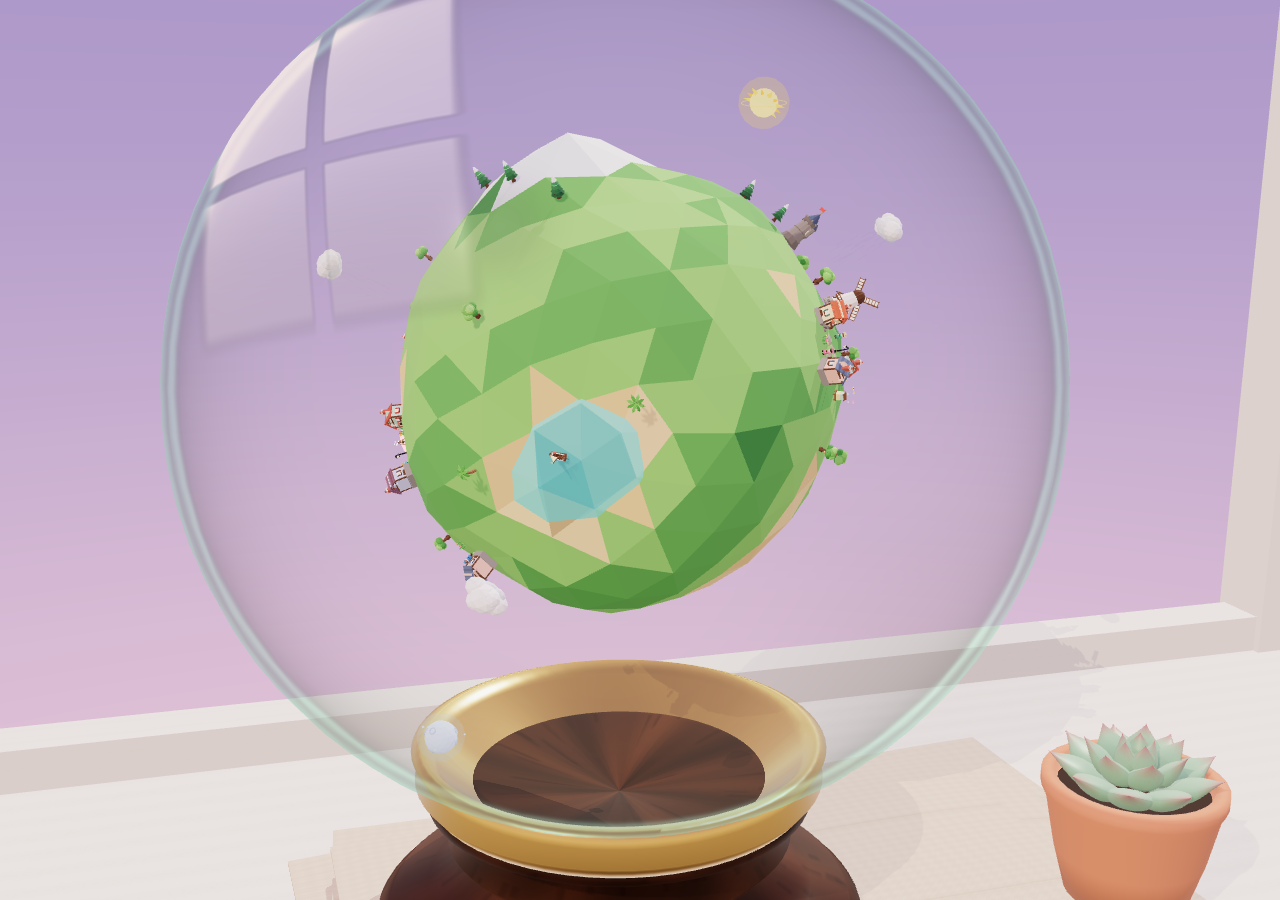
<file: offline-html-package/index.html>
<!doctype html>
<html lang="zh-CN">
  <head>
    <meta charset="UTF-8" />
    <meta name="viewport" content="width=device-width, initial-scale=1.0, maximum-scale=1.0, user-scalable=no" />
    <title>迷你口袋世界 // 玻璃球微缩生态星球 (纯离线版)</title>
    <meta name="description" content="一款基于 Three.js 的治愈系微缩世界构建游戏；核心是一个悬浮在玻璃球体内的多面体生态星球，置于胡桃木底座之上。" />
    <link rel="stylesheet" href="./assets/style.css" />
  </head>
  <body class="bg-[#1e1b26] text-[#3b332b] antialiased selection:bg-[#e8d5b7] selection:text-[#2c251e] overflow-hidden">
    <div id="root"></div>
    <script src="./assets/app.js" defer></script>
  </body>
</html>
</file>
<file: offline-html-package/assets/style.css>
/*! tailwindcss v4.3.3 | MIT License | https://tailwindcss.com */
@layer properties{@supports (((-webkit-hyphens:none)) and (not (margin-trim:inline))) or ((-moz-orient:inline) and (not (color:rgb(from red r g b)))){*,:before,:after,::backdrop{--tw-translate-x:0;--tw-translate-y:0;--tw-translate-z:0;--tw-rotate-x:initial;--tw-rotate-y:initial;--tw-rotate-z:initial;--tw-skew-x:initial;--tw-skew-y:initial;--tw-pan-x:initial;--tw-pan-y:initial;--tw-pinch-zoom:initial;--tw-border-style:solid;--tw-gradient-position:initial;--tw-gradient-from:#0000;--tw-gradient-via:#0000;--tw-gradient-to:#0000;--tw-gradient-stops:initial;--tw-gradient-via-stops:initial;--tw-gradient-from-position:0%;--tw-gradient-via-position:50%;--tw-gradient-to-position:100%;--tw-leading:initial;--tw-font-weight:initial;--tw-tracking:initial;--tw-shadow:0 0 #0000;--tw-shadow-color:initial;--tw-shadow-alpha:100%;--tw-inset-shadow:0 0 #0000;--tw-inset-shadow-color:initial;--tw-inset-shadow-alpha:100%;--tw-ring-color:initial;--tw-ring-shadow:0 0 #0000;--tw-inset-ring-color:initial;--tw-inset-ring-shadow:0 0 #0000;--tw-ring-inset:initial;--tw-ring-offset-width:0px;--tw-ring-offset-color:#fff;--tw-ring-offset-shadow:0 0 #0000;--tw-blur:initial;--tw-brightness:initial;--tw-contrast:initial;--tw-grayscale:initial;--tw-hue-rotate:initial;--tw-invert:initial;--tw-opacity:initial;--tw-saturate:initial;--tw-sepia:initial;--tw-drop-shadow:initial;--tw-drop-shadow-color:initial;--tw-drop-shadow-alpha:100%;--tw-drop-shadow-size:initial;--tw-backdrop-blur:initial;--tw-backdrop-brightness:initial;--tw-backdrop-contrast:initial;--tw-backdrop-grayscale:initial;--tw-backdrop-hue-rotate:initial;--tw-backdrop-invert:initial;--tw-backdrop-opacity:initial;--tw-backdrop-saturate:initial;--tw-backdrop-sepia:initial;--tw-duration:initial;--tw-scale-x:1;--tw-scale-y:1;--tw-scale-z:1}}}@layer theme{:root,:host{--font-sans:-apple-system, BlinkMacSystemFont, "Segoe UI", Roboto, "Helvetica Neue", "Noto Sans", Arial, sans-serif, "Apple Color Emoji", "Segoe UI Emoji", "Segoe UI Symbol", "Noto Color Emoji";--font-mono:ui-monospace, SFMono-Regular, Menlo, Monaco, Consolas, "Liberation Mono", "Courier New", monospace;--color-black:#000;--color-white:#fff;--spacing:.25rem;--container-md:28rem;--text-xs:.75rem;--text-xs--line-height:calc(1 / .75);--text-sm:.875rem;--text-sm--line-height:calc(1.25 / .875);--text-lg:1.125rem;--text-lg--line-height:calc(1.75 / 1.125);--text-xl:1.25rem;--text-xl--line-height:calc(1.75 / 1.25);--font-weight-medium:500;--font-weight-semibold:600;--tracking-tight:-.025em;--tracking-wider:.05em;--leading-snug:1.375;--leading-relaxed:1.625;--radius-md:.375rem;--radius-lg:.5rem;--radius-xl:.75rem;--radius-2xl:1rem;--radius-3xl:1.5rem;--blur-xs:4px;--blur-md:12px;--default-transition-duration:.15s;--default-transition-timing-function:cubic-bezier(.4, 0, .2, 1);--default-font-family:var(--font-sans);--default-mono-font-family:var(--font-mono)}}@layer base{*,:after,:before,::backdrop{box-sizing:border-box;border:0 solid;margin:0;padding:0}::file-selector-button{box-sizing:border-box;border:0 solid;margin:0;padding:0}html,:host{-webkit-text-size-adjust:100%;tab-size:4;line-height:1.5;font-family:var(--default-font-family,-apple-system, BlinkMacSystemFont, "Segoe UI", Roboto, "Helvetica Neue", "Noto Sans", Arial, sans-serif, "Apple Color Emoji", "Segoe UI Emoji", "Segoe UI Symbol", "Noto Color Emoji");font-feature-settings:var(--default-font-feature-settings,normal);font-variation-settings:var(--default-font-variation-settings,normal);-webkit-tap-highlight-color:transparent}hr{height:0;color:inherit;border-top-width:1px}abbr:where([title]){-webkit-text-decoration:underline dotted;text-decoration:underline dotted}h1,h2,h3,h4,h5,h6{font-size:inherit;font-weight:inherit}a{color:inherit;-webkit-text-decoration:inherit;-webkit-text-decoration:inherit;-webkit-text-decoration:inherit;-webkit-text-decoration:inherit;text-decoration:inherit}b,strong{font-weight:bolder}code,kbd,samp,pre{font-family:var(--default-mono-font-family,ui-monospace, SFMono-Regular, Menlo, Monaco, Consolas, "Liberation Mono", "Courier New", monospace);font-feature-settings:var(--default-mono-font-feature-settings,normal);font-variation-settings:var(--default-mono-font-variation-settings,normal);font-size:1em}small{font-size:80%}sub,sup{vertical-align:baseline;font-size:75%;line-height:0;position:relative}sub{bottom:-.25em}sup{top:-.5em}table{text-indent:0;border-color:inherit;border-collapse:collapse}:-moz-focusring:where(:not(iframe)){outline:auto}progress{vertical-align:baseline}summary{display:list-item}ol,ul,menu{list-style:none}img,svg,video,canvas,audio,iframe,embed,object{vertical-align:middle;display:block}img,video{max-width:100%;height:auto}button,input,select,optgroup,textarea{font:inherit;font-feature-settings:inherit;font-variation-settings:inherit;letter-spacing:inherit;color:inherit;opacity:1;background-color:#0000;border-radius:0}::file-selector-button{font:inherit;font-feature-settings:inherit;font-variation-settings:inherit;letter-spacing:inherit;color:inherit;opacity:1;background-color:#0000;border-radius:0}:where(select:is([multiple],[size])) optgroup{font-weight:bolder}:where(select:is([multiple],[size])) optgroup option{padding-inline-start:20px}::file-selector-button{margin-inline-end:4px}::placeholder{opacity:1}@supports (not ((-webkit-appearance:-apple-pay-button))) or (contain-intrinsic-size:1px){::placeholder{color:currentColor}@supports (color:color-mix(in lab, red, red)){::placeholder{color:color-mix(in oklab, currentcolor 50%, transparent)}}}textarea{resize:vertical}::-webkit-search-decoration{-webkit-appearance:none}::-webkit-date-and-time-value{min-height:1lh;text-align:inherit}::-webkit-datetime-edit{display:inline-flex}::-webkit-datetime-edit-fields-wrapper{padding:0}::-webkit-datetime-edit{padding-block:0}::-webkit-datetime-edit-year-field{padding-block:0}::-webkit-datetime-edit-month-field{padding-block:0}::-webkit-datetime-edit-day-field{padding-block:0}::-webkit-datetime-edit-hour-field{padding-block:0}::-webkit-datetime-edit-minute-field{padding-block:0}::-webkit-datetime-edit-second-field{padding-block:0}::-webkit-datetime-edit-millisecond-field{padding-block:0}::-webkit-datetime-edit-meridiem-field{padding-block:0}::-webkit-calendar-picker-indicator{line-height:1}:-moz-ui-invalid{box-shadow:none}button,input:where([type=button],[type=reset],[type=submit]){appearance:button}::file-selector-button{appearance:button}::-webkit-inner-spin-button{height:auto}::-webkit-outer-spin-button{height:auto}[hidden]:where(:not([hidden=until-found])){display:none!important}:root{--font-display:"PingFang SC", "Hiragino Sans GB", "Microsoft YaHei", "Noto Serif SC", Georgia, serif;--font-sans:-apple-system, BlinkMacSystemFont, "PingFang SC", "Hiragino Sans GB", "Microsoft YaHei", "Noto Sans SC", sans-serif;--font-mono:"SFMono-Regular", Consolas, "Liberation Mono", Menlo, monospace}body{font-family:var(--font-sans);-webkit-user-select:none;user-select:none;-webkit-font-smoothing:antialiased}h1,h2,.font-display{font-family:var(--font-display)}.font-mono-tabular{font-family:var(--font-mono);font-variant-numeric:tabular-nums}.no-scrollbar::-webkit-scrollbar{display:none}.no-scrollbar{-ms-overflow-style:none;scrollbar-width:none;-webkit-overflow-scrolling:touch}}@layer components;@layer utilities{.pointer-events-auto{pointer-events:auto}.pointer-events-none{pointer-events:none}.visible{visibility:visible}.visible\!{visibility:visible!important}.absolute{position:absolute}.fixed{position:fixed}.relative{position:relative}.static{position:static}.inset-0{inset:0}.top-0{top:0}.top-3{top:calc(var(--spacing) * 3)}.right-0{right:0}.right-3{right:calc(var(--spacing) * 3)}.bottom-0{bottom:0}.bottom-22{bottom:calc(var(--spacing) * 22)}.bottom-56{bottom:calc(var(--spacing) * 56)}.left-0{left:0}.left-1{left:var(--spacing)}.left-1\/2{left:50%}.z-10{z-index:10}.z-20{z-index:20}.z-30{z-index:30}.z-40{z-index:40}.z-50{z-index:50}.container{width:100%}@media (width>=40rem){.container{max-width:40rem}}@media (width>=48rem){.container{max-width:48rem}}@media (width>=64rem){.container{max-width:64rem}}@media (width>=80rem){.container{max-width:80rem}}@media (width>=96rem){.container{max-width:96rem}}.mx-auto{margin-inline:auto}.mt-0{margin-top:0}.mt-0\.5{margin-top:calc(var(--spacing) * .5)}.mt-3{margin-top:calc(var(--spacing) * 3)}.mb-0{margin-bottom:0}.mb-0\.5{margin-bottom:calc(var(--spacing) * .5)}.mb-1{margin-bottom:var(--spacing)}.mb-2{margin-bottom:calc(var(--spacing) * 2)}.block{display:block}.flex{display:flex}.grid{display:grid}.hidden{display:none}.inline{display:inline}.inline-block{display:inline-block}.table{display:table}.h-1{height:var(--spacing)}.h-1\.5{height:calc(var(--spacing) * 1.5)}.h-3{height:calc(var(--spacing) * 3)}.h-3\.5{height:calc(var(--spacing) * 3.5)}.h-4{height:calc(var(--spacing) * 4)}.h-7{height:calc(var(--spacing) * 7)}.h-8{height:calc(var(--spacing) * 8)}.h-11{height:calc(var(--spacing) * 11)}.h-dvh{height:100dvh}.h-full{height:100%}.h-px{height:1px}.h-screen{height:100vh}.max-h-48{max-height:calc(var(--spacing) * 48)}.max-h-\[82vh\]{max-height:82vh}.max-h-\[85vh\]{max-height:85vh}.w-3{width:calc(var(--spacing) * 3)}.w-3\.5{width:calc(var(--spacing) * 3.5)}.w-4{width:calc(var(--spacing) * 4)}.w-6{width:calc(var(--spacing) * 6)}.w-7{width:calc(var(--spacing) * 7)}.w-8{width:calc(var(--spacing) * 8)}.w-10{width:calc(var(--spacing) * 10)}.w-11{width:calc(var(--spacing) * 11)}.w-16{width:calc(var(--spacing) * 16)}.w-full{width:100%}.w-px{width:1px}.w-screen{width:100vw}.max-w-\[92vw\]{max-width:92vw}.max-w-full{max-width:100%}.max-w-md{max-width:var(--container-md)}.min-w-0{min-width:0}.flex-1{flex:1}.shrink-0{flex-shrink:0}.-translate-x-1{--tw-translate-x:calc(var(--spacing) * -1);translate:var(--tw-translate-x) var(--tw-translate-y)}.-translate-x-1\/2{--tw-translate-x:calc(calc(1 / 2 * 100%) * -1);translate:var(--tw-translate-x) var(--tw-translate-y)}.translate-x-0{--tw-translate-x:0px;translate:var(--tw-translate-x) var(--tw-translate-y)}.translate-x-full{--tw-translate-x:100%;translate:var(--tw-translate-x) var(--tw-translate-y)}.-translate-y-3{--tw-translate-y:calc(var(--spacing) * -3);translate:var(--tw-translate-x) var(--tw-translate-y)}.translate-y-0{--tw-translate-y:0px;translate:var(--tw-translate-x) var(--tw-translate-y)}.translate-y-3{--tw-translate-y:calc(var(--spacing) * 3);translate:var(--tw-translate-x) var(--tw-translate-y)}.translate-y-full{--tw-translate-y:100%;translate:var(--tw-translate-x) var(--tw-translate-y)}.transform{transform:var(--tw-rotate-x,) var(--tw-rotate-y,) var(--tw-rotate-z,) var(--tw-skew-x,) var(--tw-skew-y,)}.cursor-grab{cursor:grab}.cursor-pointer{cursor:pointer}.touch-pan-x{--tw-pan-x:pan-x;touch-action:var(--tw-pan-x,) var(--tw-pan-y,) var(--tw-pinch-zoom,)}.touch-pan-y{--tw-pan-y:pan-y;touch-action:var(--tw-pan-x,) var(--tw-pan-y,) var(--tw-pinch-zoom,)}.resize{resize:both}.grid-cols-2{grid-template-columns:repeat(2,minmax(0,1fr))}.grid-cols-4{grid-template-columns:repeat(4,minmax(0,1fr))}.flex-col{flex-direction:column}.flex-wrap{flex-wrap:wrap}.items-center{align-items:center}.items-start{align-items:flex-start}.justify-between{justify-content:space-between}.justify-center{justify-content:center}.justify-end{justify-content:flex-end}.gap-0{gap:0}.gap-0\.5{gap:calc(var(--spacing) * .5)}.gap-1{gap:var(--spacing)}.gap-1\.5{gap:calc(var(--spacing) * 1.5)}.gap-2{gap:calc(var(--spacing) * 2)}.gap-2\.5{gap:calc(var(--spacing) * 2.5)}.gap-5{gap:calc(var(--spacing) * 5)}.gap-x-2{column-gap:calc(var(--spacing) * 2)}.gap-y-0{row-gap:0}.gap-y-0\.5{row-gap:calc(var(--spacing) * .5)}.gap-y-1{row-gap:var(--spacing)}.truncate{text-overflow:ellipsis;white-space:nowrap;overflow:hidden}.overflow-hidden{overflow:hidden}.overflow-x-auto{overflow-x:auto}.overflow-y-auto{overflow-y:auto}.overscroll-x-contain{overscroll-behavior-x:contain}.rounded{border-radius:.25rem}.rounded-2xl{border-radius:var(--radius-2xl)}.rounded-full{border-radius:2147483647px}.rounded-lg{border-radius:var(--radius-lg)}.rounded-md{border-radius:var(--radius-md)}.rounded-xl{border-radius:var(--radius-xl)}.rounded-t-2xl{border-top-left-radius:var(--radius-2xl);border-top-right-radius:var(--radius-2xl)}.rounded-t-3xl{border-top-left-radius:var(--radius-3xl);border-top-right-radius:var(--radius-3xl)}.border{border-style:var(--tw-border-style);border-width:1px}.border-t{border-top-style:var(--tw-border-style);border-top-width:1px}.border-b{border-bottom-style:var(--tw-border-style);border-bottom-width:1px}.border-l{border-left-style:var(--tw-border-style);border-left-width:1px}.border-\[\#8ec9de\]{border-color:#8ec9de}.border-\[\#8fd3db\]{border-color:#8fd3db}.border-\[\#9ad1c0\]{border-color:#9ad1c0}.border-\[\#9ec8e8\]{border-color:#9ec8e8}.border-\[\#96c9d6\]{border-color:#96c9d6}.border-\[\#261f19\]{border-color:#261f19}.border-\[\#a3cf8e\]{border-color:#a3cf8e}.border-\[\#a4c2e3\]{border-color:#a4c2e3}.border-\[\#a6cfa0\]{border-color:#a6cfa0}.border-\[\#b2bacf\]{border-color:#b2bacf}.border-\[\#b3a3e3\]{border-color:#b3a3e3}.border-\[\#b5c993\]{border-color:#b5c993}.border-\[\#b8b0d9\]{border-color:#b8b0d9}.border-\[\#cbb393\]{border-color:#cbb393}.border-\[\#cbbba3\]{border-color:#cbbba3}.border-\[\#ccc5b8\]{border-color:#ccc5b8}.border-\[\#d6a9dc\]{border-color:#d6a9dc}.border-\[\#dcd0be\]{border-color:#dcd0be}.border-\[\#dfa4a4\]{border-color:#dfa4a4}.border-\[\#e2d7c5\]{border-color:#e2d7c5}.border-\[\#e3a1c4\]{border-color:#e3a1c4}.border-\[\#e3c76b\]{border-color:#e3c76b}.border-\[\#e5c777\]{border-color:#e5c777}.border-\[\#e5cc87\]{border-color:#e5cc87}.border-\[\#e6be83\]{border-color:#e6be83}.border-\[\#e6c5c5\]{border-color:#e6c5c5}.border-\[\#e6dccb\]{border-color:#e6dccb}.border-\[\#e39b9b\]{border-color:#e39b9b}.border-\[\#e39db9\]{border-color:#e39db9}.border-\[\#e59fa6\]{border-color:#e59fa6}.border-\[\#eba972\]{border-color:#eba972}.border-\[\#ebb69b\]{border-color:#ebb69b}.border-\[\#ebc48a\]{border-color:#ebc48a}.border-transparent{border-color:#0000}.border-white{border-color:var(--color-white)}.border-white\/10{border-color:#ffffff1a}@supports (color:color-mix(in lab, red, red)){.border-white\/10{border-color:color-mix(in oklab, var(--color-white) 10%, transparent)}}.bg-\[\#1e1b26\]{background-color:#1e1b26}.bg-\[\#221d2b\]{background-color:#221d2b}.bg-\[\#231e2d\]\/90{background-color:oklab(24.7708% .0142301 -.0250677/.9)}.bg-\[\#322b3f\]{background-color:#322b3f}.bg-\[\#382f27\]{background-color:#382f27}.bg-\[\#c93030\]{background-color:#c93030}.bg-\[\#d4ebc8\]{background-color:#d4ebc8}.bg-\[\#d4f1f4\]{background-color:#d4f1f4}.bg-\[\#d6c8b4\]{background-color:#d6c8b4}.bg-\[\#d6eff7\]{background-color:#d6eff7}.bg-\[\#d8edf2\]{background-color:#d8edf2}.bg-\[\#d9822b\]{background-color:#d9822b}.bg-\[\#dff0d8\]{background-color:#dff0d8}.bg-\[\#e1ecf7\]{background-color:#e1ecf7}.bg-\[\#e2d7c5\]{background-color:#e2d7c5}.bg-\[\#e2f5ef\]{background-color:#e2f5ef}.bg-\[\#e3e6ee\]{background-color:#e3e6ee}.bg-\[\#e3eedc\]{background-color:#e3eedc}.bg-\[\#e4f2fc\]{background-color:#e4f2fc}.bg-\[\#e5dff7\]{background-color:#e5dff7}.bg-\[\#e6e2f5\]{background-color:#e6e2f5}.bg-\[\#e6eed6\]{background-color:#e6eed6}.bg-\[\#efe4d4\]{background-color:#efe4d4}.bg-\[\#f2efe9\]{background-color:#f2efe9}.bg-\[\#f3ede2\]{background-color:#f3ede2}.bg-\[\#f5dff7\]{background-color:#f5dff7}.bg-\[\#f7dede\]{background-color:#f7dede}.bg-\[\#f9d9e6\]{background-color:#f9d9e6}.bg-\[\#f9ecec\]{background-color:#f9ecec}.bg-\[\#fadadd\]{background-color:#fadadd}.bg-\[\#faf5ec\]{background-color:#faf5ec}.bg-\[\#faf5ec\]\/92{background-color:oklab(97.1552% .00172782 .0129529/.92)}.bg-\[\#faf5ec\]\/96{background-color:oklab(97.1552% .00172782 .0129529/.96)}.bg-\[\#fce3f0\]{background-color:#fce3f0}.bg-\[\#fce4d6\]{background-color:#fce4d6}.bg-\[\#fcf0c2\]{background-color:#fcf0c2}.bg-\[\#fde2c8\]{background-color:#fde2c8}.bg-\[\#fde8c8\]{background-color:#fde8c8}.bg-\[\#fdeaea\]{background-color:#fdeaea}.bg-\[\#fdf2d0\]{background-color:#fdf2d0}.bg-\[\#fef0c9\]{background-color:#fef0c9}.bg-\[\#fff4e5\]{background-color:#fff4e5}.bg-\[\#fffdf9\]{background-color:#fffdf9}.bg-black{background-color:var(--color-black)}.bg-black\/50{background-color:#00000080}@supports (color:color-mix(in lab, red, red)){.bg-black\/50{background-color:color-mix(in oklab, var(--color-black) 50%, transparent)}}.bg-linear-to-l{--tw-gradient-position:to left}@supports (background-image:linear-gradient(in lab, red, red)){.bg-linear-to-l{--tw-gradient-position:to left in oklab}}.bg-linear-to-l{background-image:linear-gradient(var(--tw-gradient-stops))}.from-\[\#faf5ec\]{--tw-gradient-from:#faf5ec;--tw-gradient-stops:var(--tw-gradient-via-stops,var(--tw-gradient-position), var(--tw-gradient-from) var(--tw-gradient-from-position), var(--tw-gradient-to) var(--tw-gradient-to-position))}.to-transparent{--tw-gradient-to:transparent;--tw-gradient-stops:var(--tw-gradient-via-stops,var(--tw-gradient-position), var(--tw-gradient-from) var(--tw-gradient-from-position), var(--tw-gradient-to) var(--tw-gradient-to-position))}.p-1{padding:var(--spacing)}.p-3{padding:calc(var(--spacing) * 3)}.p-4{padding:calc(var(--spacing) * 4)}.p-6{padding:calc(var(--spacing) * 6)}.px-1{padding-inline:var(--spacing)}.px-1\.5{padding-inline:calc(var(--spacing) * 1.5)}.px-2{padding-inline:calc(var(--spacing) * 2)}.px-2\.5{padding-inline:calc(var(--spacing) * 2.5)}.px-3{padding-inline:calc(var(--spacing) * 3)}.px-3\.5{padding-inline:calc(var(--spacing) * 3.5)}.px-4{padding-inline:calc(var(--spacing) * 4)}.py-0{padding-block:0}.py-0\.5{padding-block:calc(var(--spacing) * .5)}.py-2{padding-block:calc(var(--spacing) * 2)}.py-2\.5{padding-block:calc(var(--spacing) * 2.5)}.py-3{padding-block:calc(var(--spacing) * 3)}.pt-0{padding-top:0}.pt-0\.5{padding-top:calc(var(--spacing) * .5)}.pt-1{padding-top:var(--spacing)}.pt-1\.5{padding-top:calc(var(--spacing) * 1.5)}.pt-3{padding-top:calc(var(--spacing) * 3)}.pr-6{padding-right:calc(var(--spacing) * 6)}.pb-1{padding-bottom:var(--spacing)}.pb-2{padding-bottom:calc(var(--spacing) * 2)}.pb-2\.5{padding-bottom:calc(var(--spacing) * 2.5)}.pb-3{padding-bottom:calc(var(--spacing) * 3)}.text-center{text-align:center}.text-left{text-align:left}.text-lg{font-size:var(--text-lg);line-height:var(--tw-leading,var(--text-lg--line-height))}.text-sm{font-size:var(--text-sm);line-height:var(--tw-leading,var(--text-sm--line-height))}.text-xl{font-size:var(--text-xl);line-height:var(--tw-leading,var(--text-xl--line-height))}.text-xs{font-size:var(--text-xs);line-height:var(--tw-leading,var(--text-xs--line-height))}.text-\[10px\]{font-size:10px}.text-\[11px\]{font-size:11px}.leading-relaxed{--tw-leading:var(--leading-relaxed);line-height:var(--leading-relaxed)}.leading-snug{--tw-leading:var(--leading-snug);line-height:var(--leading-snug)}.font-medium{--tw-font-weight:var(--font-weight-medium);font-weight:var(--font-weight-medium)}.font-semibold{--tw-font-weight:var(--font-weight-semibold);font-weight:var(--font-weight-semibold)}.tracking-tight{--tw-tracking:var(--tracking-tight);letter-spacing:var(--tracking-tight)}.tracking-wider{--tw-tracking:var(--tracking-wider);letter-spacing:var(--tracking-wider)}.whitespace-nowrap{white-space:nowrap}.text-\[\#1c5166\]{color:#1c5166}.text-\[\#1c5961\]{color:#1c5961}.text-\[\#1e4b6e\]{color:#1e4b6e}.text-\[\#1f5747\]{color:#1f5747}.text-\[\#2b221b\]{color:#2b221b}.text-\[\#2c5227\]{color:#2c5227}.text-\[\#2e5926\]{color:#2e5926}.text-\[\#3b4f1d\]{color:#3b4f1d}.text-\[\#3b332b\]{color:#3b332b}.text-\[\#3c345c\]{color:#3c345c}.text-\[\#5b2a61\]{color:#5b2a61}.text-\[\#5e480d\]{color:#5e480d}.text-\[\#6b2543\]{color:#6b2543}.text-\[\#6e3820\]{color:#6e3820}.text-\[\#7a2e2e\]{color:#7a2e2e}.text-\[\#7a6b5a\]{color:#7a6b5a}.text-\[\#8c7d6b\]{color:#8c7d6b}.text-\[\#363e52\]{color:#363e52}.text-\[\#382f27\]{color:#382f27}.text-\[\#473c32\]{color:#473c32}.text-\[\#543d22\]{color:#543d22}.text-\[\#594d40\]{color:#594d40}.text-\[\#634b10\]{color:#634b10}.text-\[\#695b4c\]{color:#695b4c}.text-\[\#701c1c\]{color:#701c1c}.text-\[\#20515e\]{color:#20515e}.text-\[\#23451e\]{color:#23451e}.text-\[\#54483c\]{color:#54483c}.text-\[\#70232b\]{color:#70232b}.text-\[\#70360f\]{color:#70360f}.text-\[\#264669\]{color:#264669}.text-\[\#392769\]{color:#392769}.text-\[\#474137\]{color:#474137}.text-\[\#662247\]{color:#662247}.text-\[\#664414\]{color:#664414}.text-\[\#665014\]{color:#665014}.text-\[\#692626\]{color:#692626}.text-\[\#734912\]{color:#734912}.text-\[\#c77c1c\]{color:#c77c1c}.text-\[\#c93030\]{color:#c93030}.text-\[\#d6cee2\]{color:#d6cee2}.text-\[\#faf6ee\]{color:#faf6ee}.text-\[\#fcf8f0\]{color:#fcf8f0}.text-white{color:var(--color-white)}.uppercase{text-transform:uppercase}.antialiased{-webkit-font-smoothing:antialiased;-moz-osx-font-smoothing:grayscale}.opacity-0{opacity:0}.opacity-70{opacity:.7}.opacity-100{opacity:1}.shadow{--tw-shadow:0 1px 3px 0 var(--tw-shadow-color,#0000001a), 0 1px 2px -1px var(--tw-shadow-color,#0000001a);box-shadow:var(--tw-inset-shadow), var(--tw-inset-ring-shadow), var(--tw-ring-offset-shadow), var(--tw-ring-shadow), var(--tw-shadow)}.shadow-2xl{--tw-shadow:0 25px 50px -12px var(--tw-shadow-color,#00000040);box-shadow:var(--tw-inset-shadow), var(--tw-inset-ring-shadow), var(--tw-ring-offset-shadow), var(--tw-ring-shadow), var(--tw-shadow)}.shadow-lg{--tw-shadow:0 10px 15px -3px var(--tw-shadow-color,#0000001a), 0 4px 6px -4px var(--tw-shadow-color,#0000001a);box-shadow:var(--tw-inset-shadow), var(--tw-inset-ring-shadow), var(--tw-ring-offset-shadow), var(--tw-ring-shadow), var(--tw-shadow)}.shadow-md{--tw-shadow:0 4px 6px -1px var(--tw-shadow-color,#0000001a), 0 2px 4px -2px var(--tw-shadow-color,#0000001a);box-shadow:var(--tw-inset-shadow), var(--tw-inset-ring-shadow), var(--tw-ring-offset-shadow), var(--tw-ring-shadow), var(--tw-shadow)}.shadow-xl{--tw-shadow:0 20px 25px -5px var(--tw-shadow-color,#0000001a), 0 8px 10px -6px var(--tw-shadow-color,#0000001a);box-shadow:var(--tw-inset-shadow), var(--tw-inset-ring-shadow), var(--tw-ring-offset-shadow), var(--tw-ring-shadow), var(--tw-shadow)}.shadow-xs{--tw-shadow:0 1px 2px 0 var(--tw-shadow-color,#0000000d);box-shadow:var(--tw-inset-shadow), var(--tw-inset-ring-shadow), var(--tw-ring-offset-shadow), var(--tw-ring-shadow), var(--tw-shadow)}.ring{--tw-ring-shadow:var(--tw-ring-inset,) 0 0 0 calc(1px + var(--tw-ring-offset-width)) var(--tw-ring-color,currentcolor);box-shadow:var(--tw-inset-shadow), var(--tw-inset-ring-shadow), var(--tw-ring-offset-shadow), var(--tw-ring-shadow), var(--tw-shadow)}.blur{--tw-blur:blur(8px);filter:var(--tw-blur,) var(--tw-brightness,) var(--tw-contrast,) var(--tw-grayscale,) var(--tw-hue-rotate,) var(--tw-invert,) var(--tw-saturate,) var(--tw-sepia,) var(--tw-drop-shadow,)}.filter{filter:var(--tw-blur,) var(--tw-brightness,) var(--tw-contrast,) var(--tw-grayscale,) var(--tw-hue-rotate,) var(--tw-invert,) var(--tw-saturate,) var(--tw-sepia,) var(--tw-drop-shadow,)}.filter\!{filter:var(--tw-blur,) var(--tw-brightness,) var(--tw-contrast,) var(--tw-grayscale,) var(--tw-hue-rotate,) var(--tw-invert,) var(--tw-saturate,) var(--tw-sepia,) var(--tw-drop-shadow,)!important}.backdrop-blur-md{--tw-backdrop-blur:blur(var(--blur-md));-webkit-backdrop-filter:var(--tw-backdrop-blur,) var(--tw-backdrop-brightness,) var(--tw-backdrop-contrast,) var(--tw-backdrop-grayscale,) var(--tw-backdrop-hue-rotate,) var(--tw-backdrop-invert,) var(--tw-backdrop-opacity,) var(--tw-backdrop-saturate,) var(--tw-backdrop-sepia,);backdrop-filter:var(--tw-backdrop-blur,) var(--tw-backdrop-brightness,) var(--tw-backdrop-contrast,) var(--tw-backdrop-grayscale,) var(--tw-backdrop-hue-rotate,) var(--tw-backdrop-invert,) var(--tw-backdrop-opacity,) var(--tw-backdrop-saturate,) var(--tw-backdrop-sepia,)}.backdrop-blur-xs{--tw-backdrop-blur:blur(var(--blur-xs));-webkit-backdrop-filter:var(--tw-backdrop-blur,) var(--tw-backdrop-brightness,) var(--tw-backdrop-contrast,) var(--tw-backdrop-grayscale,) var(--tw-backdrop-hue-rotate,) var(--tw-backdrop-invert,) var(--tw-backdrop-opacity,) var(--tw-backdrop-saturate,) var(--tw-backdrop-sepia,);backdrop-filter:var(--tw-backdrop-blur,) var(--tw-backdrop-brightness,) var(--tw-backdrop-contrast,) var(--tw-backdrop-grayscale,) var(--tw-backdrop-hue-rotate,) var(--tw-backdrop-invert,) var(--tw-backdrop-opacity,) var(--tw-backdrop-saturate,) var(--tw-backdrop-sepia,)}.transition{transition-property:color,background-color,border-color,outline-color,text-decoration-color,fill,stroke,--tw-gradient-from,--tw-gradient-via,--tw-gradient-to,opacity,box-shadow,transform,translate,scale,rotate,filter,-webkit-backdrop-filter,backdrop-filter,display,content-visibility,overlay,pointer-events;transition-timing-function:var(--tw-ease,var(--default-transition-timing-function));transition-duration:var(--tw-duration,var(--default-transition-duration))}.transition-all{transition-property:all;transition-timing-function:var(--tw-ease,var(--default-transition-timing-function));transition-duration:var(--tw-duration,var(--default-transition-duration))}.transition-colors{transition-property:color,background-color,border-color,outline-color,text-decoration-color,fill,stroke,--tw-gradient-from,--tw-gradient-via,--tw-gradient-to;transition-timing-function:var(--tw-ease,var(--default-transition-timing-function));transition-duration:var(--tw-duration,var(--default-transition-duration))}.transition-opacity{transition-property:opacity;transition-timing-function:var(--tw-ease,var(--default-transition-timing-function));transition-duration:var(--tw-duration,var(--default-transition-duration))}.transition-transform{transition-property:transform,translate,scale,rotate;transition-timing-function:var(--tw-ease,var(--default-transition-timing-function));transition-duration:var(--tw-duration,var(--default-transition-duration))}.duration-150{--tw-duration:.15s;transition-duration:.15s}.duration-300{--tw-duration:.3s;transition-duration:.3s}.select-none{-webkit-user-select:none;user-select:none}@media (hover:hover){.group-hover\:text-\[\#4e6e3a\]:is(:where(.group):hover *){color:#4e6e3a}.group-hover\:opacity-100:is(:where(.group):hover *){opacity:1}}.selection\:bg-\[\#e8d5b7\] ::selection{background-color:#e8d5b7}.selection\:bg-\[\#e8d5b7\]::selection{background-color:#e8d5b7}.selection\:text-\[\#2c251e\] ::selection{color:#2c251e}.selection\:text-\[\#2c251e\]::selection{color:#2c251e}@media (hover:hover){.hover\:bg-\[\#4d4136\]:hover{background-color:#4d4136}.hover\:bg-\[\#ab2222\]:hover{background-color:#ab2222}.hover\:bg-\[\#c5e3b5\]:hover{background-color:#c5e3b5}.hover\:bg-\[\#c27120\]:hover{background-color:#c27120}.hover\:bg-\[\#eae1d3\]:hover{background-color:#eae1d3}.hover\:bg-\[\#efe6d8\]:hover{background-color:#efe6d8}.hover\:bg-\[\#f3dede\]:hover{background-color:#f3dede}.hover\:text-\[\#2b221b\]:hover{color:#2b221b}}.focus\:ring-2:focus{--tw-ring-shadow:var(--tw-ring-inset,) 0 0 0 calc(2px + var(--tw-ring-offset-width)) var(--tw-ring-color,currentcolor);box-shadow:var(--tw-inset-shadow), var(--tw-inset-ring-shadow), var(--tw-ring-offset-shadow), var(--tw-ring-shadow), var(--tw-shadow)}.focus\:ring-\[\#a6cfa0\]:focus{--tw-ring-color:#a6cfa0}.focus\:outline-none:focus{--tw-outline-style:none;outline-style:none}.active\:scale-95:active{--tw-scale-x:95%;--tw-scale-y:95%;--tw-scale-z:95%;scale:var(--tw-scale-x) var(--tw-scale-y)}.active\:cursor-grabbing:active{cursor:grabbing}@media (width>=48rem){.md\:right-20{right:calc(var(--spacing) * 20)}.md\:bottom-5{bottom:calc(var(--spacing) * 5)}.md\:flex{display:flex}.md\:hidden{display:none}}}@property --tw-translate-x{syntax:"*";inherits:false;initial-value:0}@property --tw-translate-y{syntax:"*";inherits:false;initial-value:0}@property --tw-translate-z{syntax:"*";inherits:false;initial-value:0}@property --tw-rotate-x{syntax:"*";inherits:false}@property --tw-rotate-y{syntax:"*";inherits:false}@property --tw-rotate-z{syntax:"*";inherits:false}@property --tw-skew-x{syntax:"*";inherits:false}@property --tw-skew-y{syntax:"*";inherits:false}@property --tw-pan-x{syntax:"*";inherits:false}@property --tw-pan-y{syntax:"*";inherits:false}@property --tw-pinch-zoom{syntax:"*";inherits:false}@property --tw-border-style{syntax:"*";inherits:false;initial-value:solid}@property --tw-gradient-position{syntax:"*";inherits:false}@property --tw-gradient-from{syntax:"<color>";inherits:false;initial-value:#0000}@property --tw-gradient-via{syntax:"<color>";inherits:false;initial-value:#0000}@property --tw-gradient-to{syntax:"<color>";inherits:false;initial-value:#0000}@property --tw-gradient-stops{syntax:"*";inherits:false}@property --tw-gradient-via-stops{syntax:"*";inherits:false}@property --tw-gradient-from-position{syntax:"<length-percentage>";inherits:false;initial-value:0%}@property --tw-gradient-via-position{syntax:"<length-percentage>";inherits:false;initial-value:50%}@property --tw-gradient-to-position{syntax:"<length-percentage>";inherits:false;initial-value:100%}@property --tw-leading{syntax:"*";inherits:false}@property --tw-font-weight{syntax:"*";inherits:false}@property --tw-tracking{syntax:"*";inherits:false}@property --tw-shadow{syntax:"*";inherits:false;initial-value:0 0 #0000}@property --tw-shadow-color{syntax:"*";inherits:false}@property --tw-shadow-alpha{syntax:"<percentage>";inherits:false;initial-value:100%}@property --tw-inset-shadow{syntax:"*";inherits:false;initial-value:0 0 #0000}@property --tw-inset-shadow-color{syntax:"*";inherits:false}@property --tw-inset-shadow-alpha{syntax:"<percentage>";inherits:false;initial-value:100%}@property --tw-ring-color{syntax:"*";inherits:false}@property --tw-ring-shadow{syntax:"*";inherits:false;initial-value:0 0 #0000}@property --tw-inset-ring-color{syntax:"*";inherits:false}@property --tw-inset-ring-shadow{syntax:"*";inherits:false;initial-value:0 0 #0000}@property --tw-ring-inset{syntax:"*";inherits:false}@property --tw-ring-offset-width{syntax:"<length>";inherits:false;initial-value:0}@property --tw-ring-offset-color{syntax:"*";inherits:false;initial-value:#fff}@property --tw-ring-offset-shadow{syntax:"*";inherits:false;initial-value:0 0 #0000}@property --tw-blur{syntax:"*";inherits:false}@property --tw-brightness{syntax:"*";inherits:false}@property --tw-contrast{syntax:"*";inherits:false}@property --tw-grayscale{syntax:"*";inherits:false}@property --tw-hue-rotate{syntax:"*";inherits:false}@property --tw-invert{syntax:"*";inherits:false}@property --tw-opacity{syntax:"*";inherits:false}@property --tw-saturate{syntax:"*";inherits:false}@property --tw-sepia{syntax:"*";inherits:false}@property --tw-drop-shadow{syntax:"*";inherits:false}@property --tw-drop-shadow-color{syntax:"*";inherits:false}@property --tw-drop-shadow-alpha{syntax:"<percentage>";inherits:false;initial-value:100%}@property --tw-drop-shadow-size{syntax:"*";inherits:false}@property --tw-backdrop-blur{syntax:"*";inherits:false}@property --tw-backdrop-brightness{syntax:"*";inherits:false}@property --tw-backdrop-contrast{syntax:"*";inherits:false}@property --tw-backdrop-grayscale{syntax:"*";inherits:false}@property --tw-backdrop-hue-rotate{syntax:"*";inherits:false}@property --tw-backdrop-invert{syntax:"*";inherits:false}@property --tw-backdrop-opacity{syntax:"*";inherits:false}@property --tw-backdrop-saturate{syntax:"*";inherits:false}@property --tw-backdrop-sepia{syntax:"*";inherits:false}@property --tw-duration{syntax:"*";inherits:false}@property --tw-scale-x{syntax:"*";inherits:false;initial-value:1}@property --tw-scale-y{syntax:"*";inherits:false;initial-value:1}@property --tw-scale-z{syntax:"*";inherits:false;initial-value:1}
</file>
